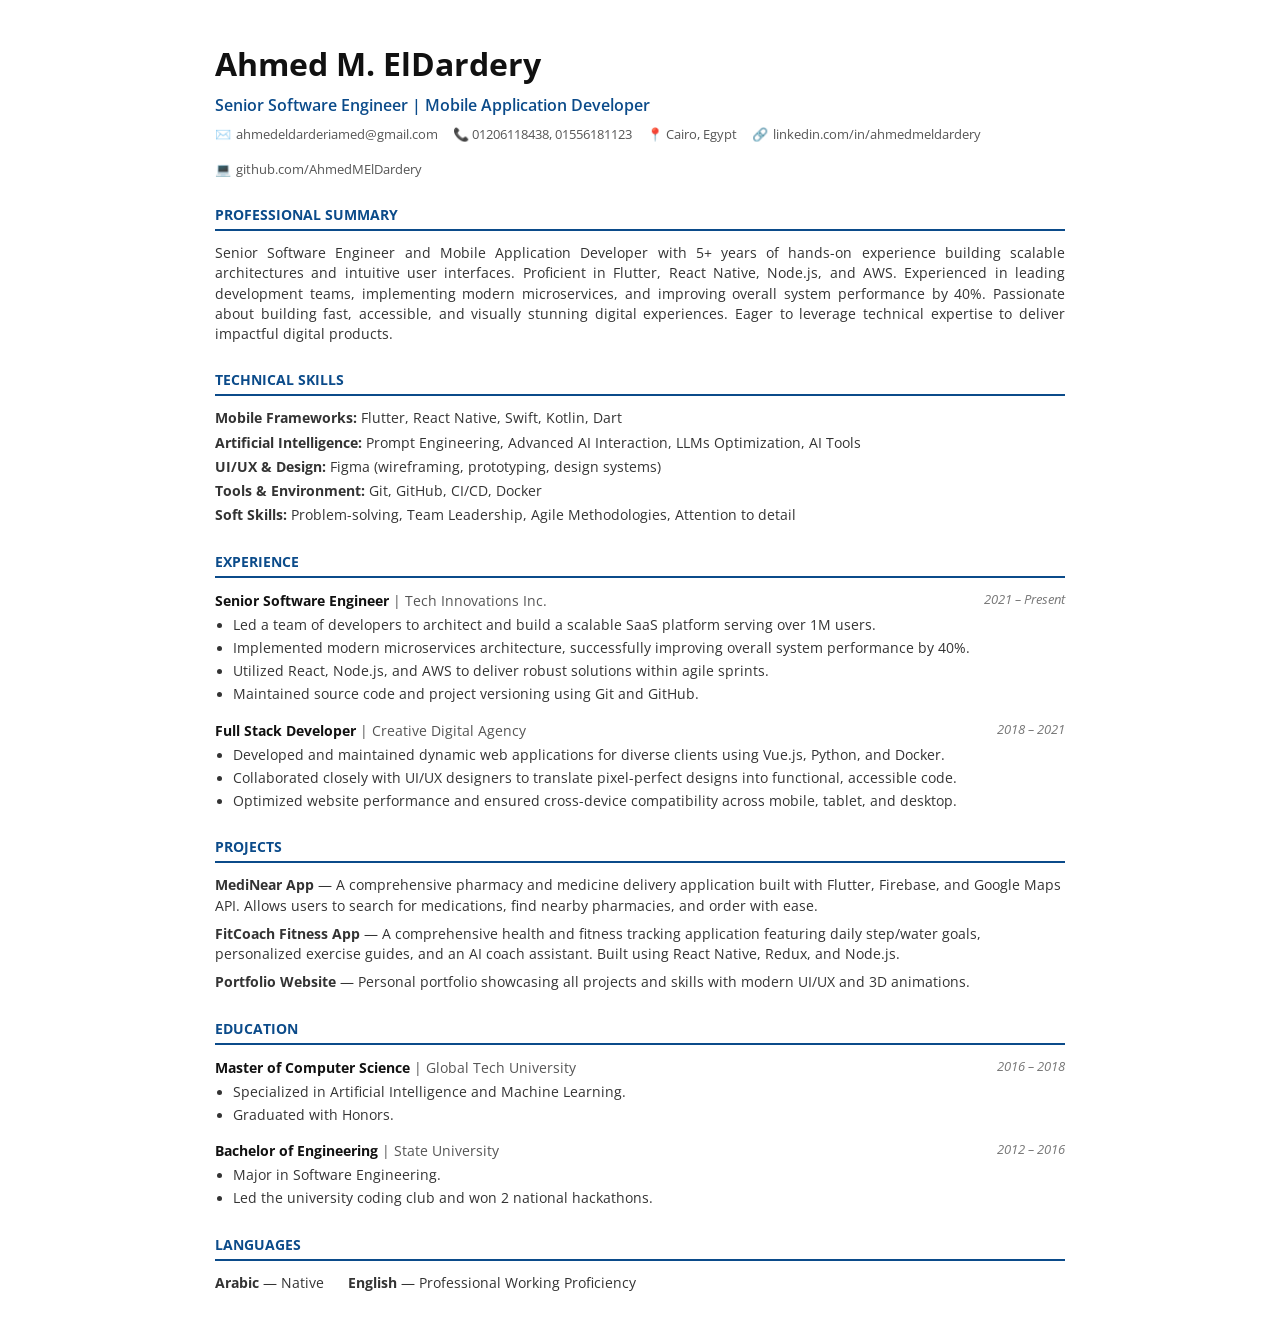
<file: ats-cv.html>
<!DOCTYPE html>
<html lang="en">
<head>
    <meta charset="UTF-8">
    <title>Ahmed M. ElDardery - CV</title>
    <style>
        @import url('https://fonts.googleapis.com/css2?family=Open+Sans:wght@400;600;700&display=swap');
        
        body {
            font-family: 'Open Sans', sans-serif;
            line-height: 1.5;
            color: #333;
            max-width: 850px;
            margin: 0 auto;
            padding: 40px;
        }
        .header {
            margin-bottom: 20px;
        }
        .name {
            font-size: 32px;
            font-weight: 700;
            color: #111;
            margin: 0 0 5px 0;
        }
        .job-title {
            font-size: 16px;
            font-weight: 600;
            color: #0b4b8a;
            margin-bottom: 8px;
        }
        .contact-info {
            font-size: 13px;
            color: #555;
            display: flex;
            flex-wrap: wrap;
            gap: 15px;
            align-items: center;
        }
        .contact-info span {
            display: flex;
            align-items: center;
            gap: 5px;
        }
        .contact-info a {
            color: #555;
            text-decoration: none;
        }
        .section-title {
            font-size: 14px;
            font-weight: 700;
            color: #0b4b8a;
            text-transform: uppercase;
            border-bottom: 2px solid #0b4b8a;
            padding-bottom: 4px;
            margin-top: 25px;
            margin-bottom: 12px;
        }
        .summary {
            font-size: 13.5px;
            text-align: justify;
            margin-bottom: 10px;
        }
        .skills-section {
            font-size: 13.5px;
        }
        .skills-section p {
            margin: 4px 0;
        }
        .exp-item, .edu-item, .proj-item {
            margin-bottom: 15px;
        }
        .item-header {
            display: flex;
            justify-content: space-between;
            font-size: 14px;
            margin-bottom: 4px;
        }
        .item-title {
            font-weight: 700;
            color: #111;
        }
        .item-company {
            color: #555;
        }
        .item-date {
            font-size: 13px;
            color: #777;
            font-style: italic;
        }
        .item-bullets {
            margin: 0;
            padding-left: 18px;
            font-size: 13.5px;
        }
        .item-bullets li {
            margin-bottom: 3px;
        }
        .cert-item {
            font-size: 13.5px;
            margin-bottom: 4px;
        }
        @media print {
            body {
                padding: 0;
                margin: 0;
            }
        }
    </style>
</head>
<body>

    <div class="header">
        <h1 class="name">Ahmed M. ElDardery</h1>
        <div class="job-title">Senior Software Engineer | Mobile Application Developer</div>
        <div class="contact-info">
            <span>✉️ <a href="mailto:ahmedeldarderiamed@gmail.com">ahmedeldarderiamed@gmail.com</a></span>
            <span>📞 01206118438, 01556181123</span>
            <span>📍 Cairo, Egypt</span>
            <span>🔗 <a href="https://linkedin.com/in/ahmedmeldardery">linkedin.com/in/ahmedmeldardery</a></span>
            <span>💻 <a href="https://github.com/AhmedMElDardery">github.com/AhmedMElDardery</a></span>
        </div>
    </div>

    <div class="section-title">PROFESSIONAL SUMMARY</div>
    <div class="summary">
        Senior Software Engineer and Mobile Application Developer with 5+ years of hands-on experience building scalable architectures and intuitive user interfaces. Proficient in Flutter, React Native, Node.js, and AWS. Experienced in leading development teams, implementing modern microservices, and improving overall system performance by 40%. Passionate about building fast, accessible, and visually stunning digital experiences. Eager to leverage technical expertise to deliver impactful digital products.
    </div>

    <div class="section-title">TECHNICAL SKILLS</div>
    <div class="skills-section">
        <p><strong>Mobile Frameworks:</strong> Flutter, React Native, Swift, Kotlin, Dart</p>
        <p><strong>Artificial Intelligence:</strong> Prompt Engineering, Advanced AI Interaction, LLMs Optimization, AI Tools</p>
        <p><strong>UI/UX & Design:</strong> Figma (wireframing, prototyping, design systems)</p>
        <p><strong>Tools & Environment:</strong> Git, GitHub, CI/CD, Docker</p>
        <p><strong>Soft Skills:</strong> Problem-solving, Team Leadership, Agile Methodologies, Attention to detail</p>
    </div>

    <div class="section-title">EXPERIENCE</div>
    
    <div class="exp-item">
        <div class="item-header">
            <div><span class="item-title">Senior Software Engineer</span> <span class="item-company">| Tech Innovations Inc.</span></div>
            <div class="item-date">2021 – Present</div>
        </div>
        <ul class="item-bullets">
            <li>Led a team of developers to architect and build a scalable SaaS platform serving over 1M users.</li>
            <li>Implemented modern microservices architecture, successfully improving overall system performance by 40%.</li>
            <li>Utilized React, Node.js, and AWS to deliver robust solutions within agile sprints.</li>
            <li>Maintained source code and project versioning using Git and GitHub.</li>
        </ul>
    </div>

    <div class="exp-item">
        <div class="item-header">
            <div><span class="item-title">Full Stack Developer</span> <span class="item-company">| Creative Digital Agency</span></div>
            <div class="item-date">2018 – 2021</div>
        </div>
        <ul class="item-bullets">
            <li>Developed and maintained dynamic web applications for diverse clients using Vue.js, Python, and Docker.</li>
            <li>Collaborated closely with UI/UX designers to translate pixel-perfect designs into functional, accessible code.</li>
            <li>Optimized website performance and ensured cross-device compatibility across mobile, tablet, and desktop.</li>
        </ul>
    </div>

    <div class="section-title">PROJECTS</div>

    <div class="proj-item">
        <div class="item-bullets" style="list-style-type: none; padding-left: 0;">
            <li style="margin-bottom: 8px;"><strong>MediNear App</strong> — A comprehensive pharmacy and medicine delivery application built with Flutter, Firebase, and Google Maps API. Allows users to search for medications, find nearby pharmacies, and order with ease.</li>
            <li style="margin-bottom: 8px;"><strong>FitCoach Fitness App</strong> — A comprehensive health and fitness tracking application featuring daily step/water goals, personalized exercise guides, and an AI coach assistant. Built using React Native, Redux, and Node.js.</li>
            <li><strong>Portfolio Website</strong> — Personal portfolio showcasing all projects and skills with modern UI/UX and 3D animations.</li>
        </div>
    </div>

    <div class="section-title">EDUCATION</div>
    
    <div class="edu-item">
        <div class="item-header">
            <div><span class="item-title">Master of Computer Science</span> <span class="item-company">| Global Tech University</span></div>
            <div class="item-date">2016 – 2018</div>
        </div>
        <ul class="item-bullets">
            <li>Specialized in Artificial Intelligence and Machine Learning.</li>
            <li>Graduated with Honors.</li>
        </ul>
    </div>

    <div class="edu-item">
        <div class="item-header">
            <div><span class="item-title">Bachelor of Engineering</span> <span class="item-company">| State University</span></div>
            <div class="item-date">2012 – 2016</div>
        </div>
        <ul class="item-bullets">
            <li>Major in Software Engineering.</li>
            <li>Led the university coding club and won 2 national hackathons.</li>
        </ul>
    </div>

    <div class="section-title">LANGUAGES</div>
    <div class="cert-item">
        <strong>Arabic</strong> — Native &nbsp;&nbsp;&nbsp;&nbsp; <strong>English</strong> — Professional Working Proficiency
    </div>

    <script>
        window.onload = function() {
            const urlParams = new URLSearchParams(window.location.search);
            if (urlParams.get('print') === 'true') {
                setTimeout(() => {
                    window.print();
                }, 500);
            }
        };
    </script>
</body>
</html>
</file>
